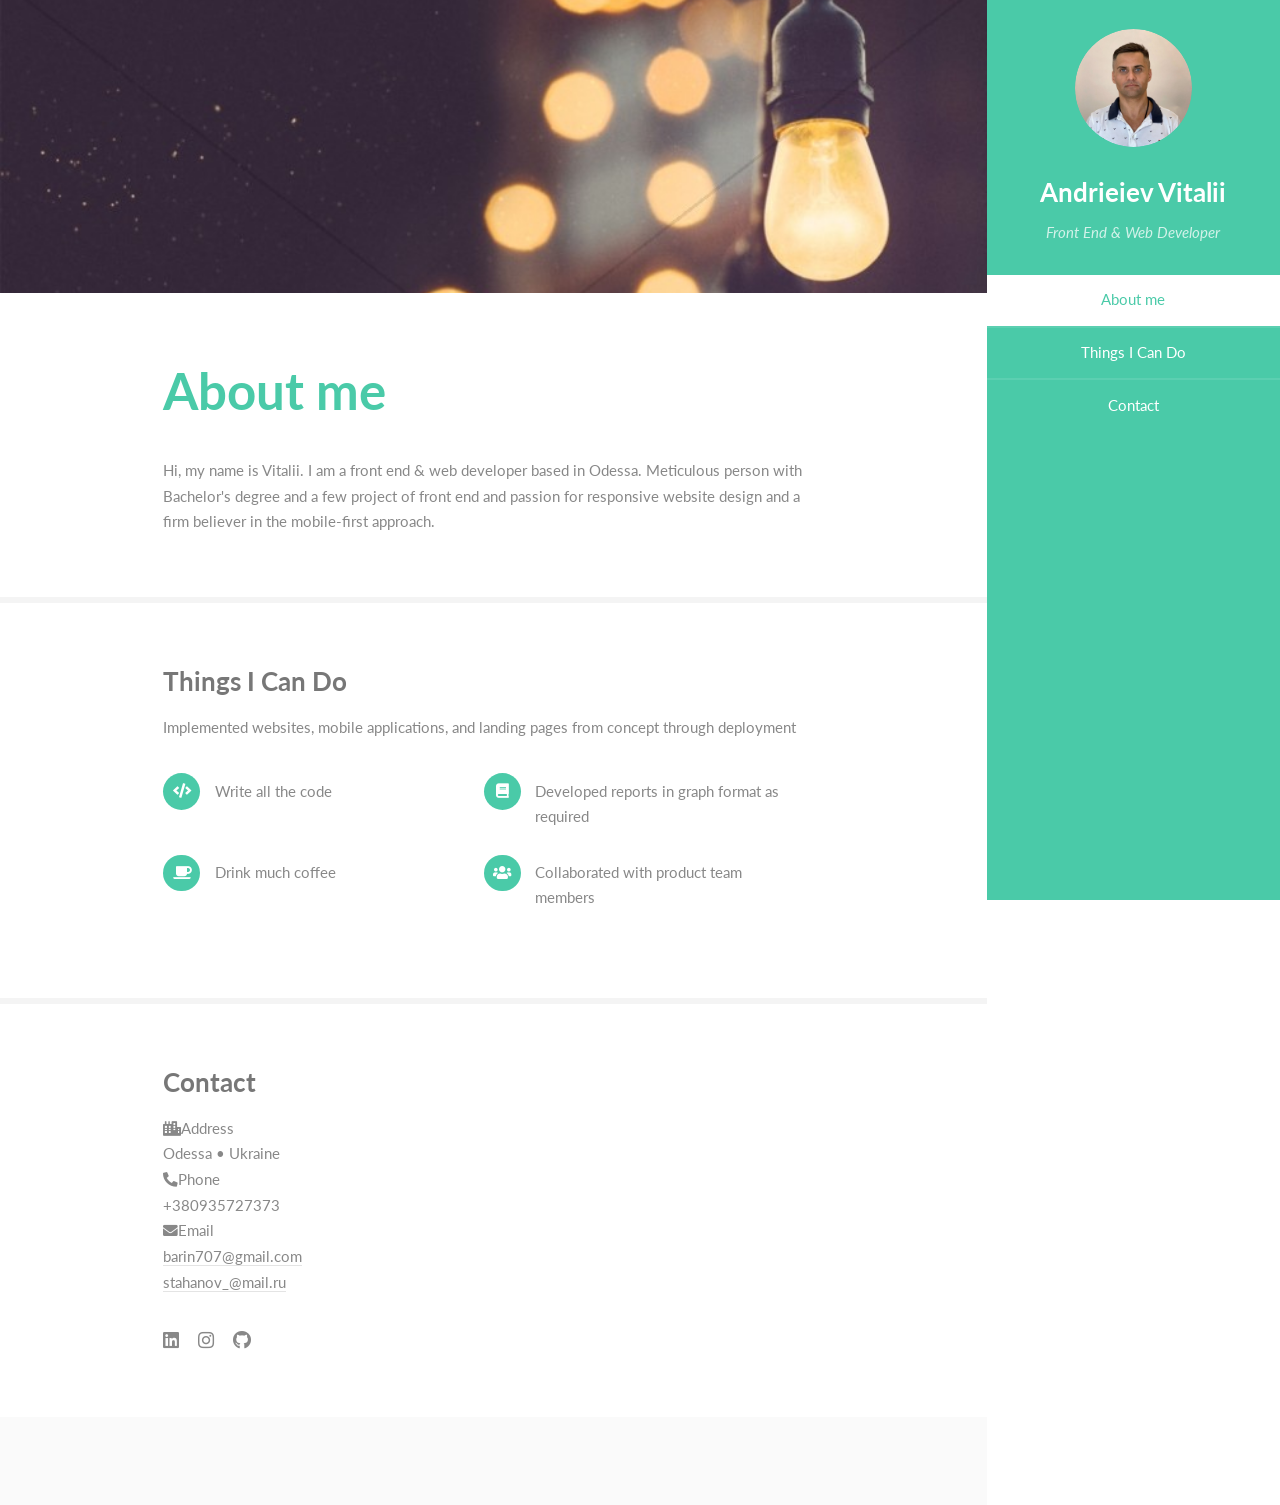
<file: index.html>
<!DOCTYPE HTML>
<!--
	Read Only by HTML5 UP
	html5up.net | @ajlkn
	Free for personal and commercial use under the CCA 3.0 license (html5up.net/license)
-->
<html>
	<head>
		<title>Andrieiev Vitalii</title>
		<meta charset="utf-8" />
		<meta name="viewport" content="width=device-width, initial-scale=1, user-scalable=no" />
		<link rel="stylesheet" href="assets/css/main.css" />
	</head>
	<body class="is-preload">

		<!-- Header -->
			<section id="header">
				<header>
					<span class="image avatar"><img src="images/avatar.jpg" alt="" /></span>
					<h1 id="logo"><a href="#">Andrieiev Vitalii</a></h1>
					<p>Front End & Web Developer</p>
				</header>
				<nav id="nav">
					<ul>
						<li><a href="#one" class="active">About me</a></li>
						<li><a href="#two">Things I Can Do</a></li>
						<li><a href="#three">Contact</a></li>
					</ul>
				</nav>
			</section>

		<!-- Wrapper -->
			<div id="wrapper">

				<!-- Main -->
					<div id="main">

						<!-- One -->
							<section id="one">
								<div class="image main" data-position="center">
									<img src="images/banner.jpg" alt="" />
								</div>
								<div class="container">
									<header class="major">
										<h2>About me</h2>
									</header>
									<p>Hi, my name is Vitalii. I am a front end & web developer based in Odessa. 
									Meticulous person with Bachelor's degree and a few project of front end and passion
									for responsive website design and a firm believer in the mobile-first approach.</p>
								</div>
							</section>

						<!-- Two -->
							<section id="two">
								<div class="container">
									<h3>Things I Can Do</h3>
									<p>Implemented websites, mobile applications, and landing pages from concept through deployment</p>
									<ul class="feature-icons">
										<li class="icon solid fa-code">Write all the code</li>
										<li class="icon solid fa-book">Developed reports in graph format as required</li>
										<li class="icon solid fa-coffee">Drink much coffee</li>
										<li class="icon solid fa-users">Collaborated with product team members</li>
									</ul>
								</div>
							</section>
 
						<!-- Three -->
							<section id="three">
								<div class="container">
									<h3>Contact</h3>
									<div class="features">
										<section>
												<dl class="alt">
													<dt><i class="fas fa-city"></i>Address</dt>
													<dd>Odessa &bull; Ukraine</dd>
													<dt><i class="fas fa-phone-alt"></i>Phone</dt>
													<dd>+380935727373</dd>
													<dt><i class="fas fa-envelope"></i>Email</dt>
													<dd><a href="mailto:barin707@gmail.com">barin707@gmail.com</a></dd>
													<dd><a href="mailto:stahanov_@mail.ru">stahanov_@mail.ru </a></dd>
												</dl>
												<ul class="icons">
													<li><a href="https://www.linkedin.com/in/vitalii-andrieiev-38310a19a/" class="icon brands fa-linkedin alt"><span class="label">LinkedIn</span></a></li>
													<li><a href="https://www.instagram.com/barin07/" class="icon brands fa-instagram alt"><span class="label">Instagram</span></a></li>
													<li><a href="https://github.com/barin707" class="icon brands fa-github alt"><span class="label">GitHub</span></a></li>
												</ul>
											</section>
									</div>
								</div>
							</section>
							
					</div>

				<!-- Footer -->
					<section id="footer">
						<div class="container">
							
						</div>
					</section>

			</div>

		<!-- Scripts -->
			<script src="assets/js/jquery.min.js"></script>
			<script src="assets/js/jquery.scrollex.min.js"></script>
			<script src="assets/js/jquery.scrolly.min.js"></script>
			<script src="assets/js/browser.min.js"></script>
			<script src="assets/js/breakpoints.min.js"></script>
			<script src="assets/js/util.js"></script>
			<script src="assets/js/main.js"></script>

	</body>
</html>
</file>
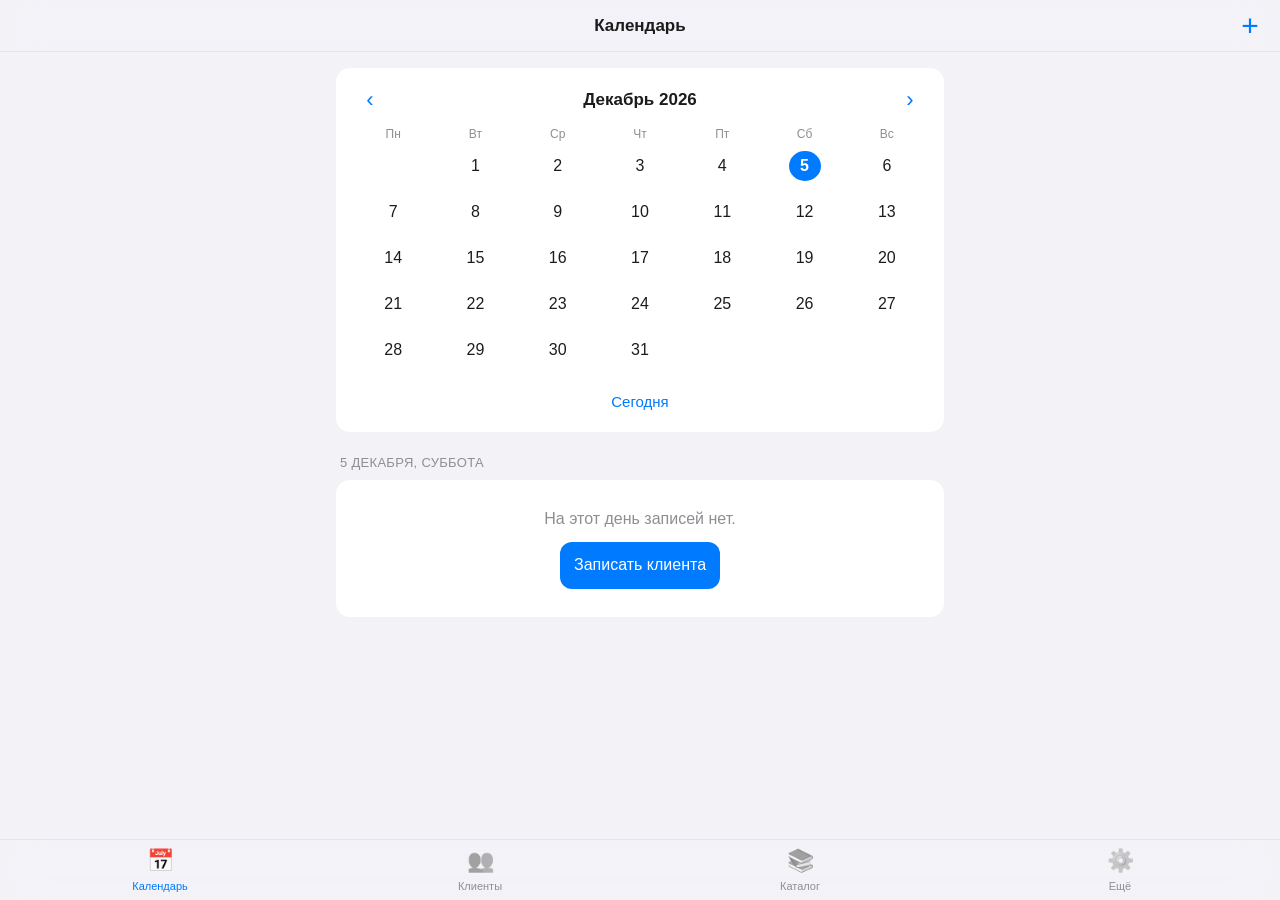
<file: physio/index.html>
<!doctype html>
<html lang="ru">
<head>
  <meta charset="utf-8">
  <meta name="viewport" content="width=device-width, initial-scale=1, viewport-fit=cover">
  <title>Физио Журнал</title>
  <meta name="description" content="Календарь, карты клиентов и каталог упражнений для физиотерапевта">
  <meta name="theme-color" content="#f2f2f7" media="(prefers-color-scheme: light)">
  <meta name="theme-color" content="#000000" media="(prefers-color-scheme: dark)">
  <meta name="apple-mobile-web-app-capable" content="yes">
  <meta name="mobile-web-app-capable" content="yes">
  <meta name="apple-mobile-web-app-status-bar-style" content="default">
  <meta name="apple-mobile-web-app-title" content="Физио">
  <link rel="apple-touch-icon" href="icon-180.png">
  <link rel="icon" href="icon-192.png">
  <link rel="manifest" href="manifest.json">
  <link rel="stylesheet" href="styles.css">
</head>
<body>
  <header class="bar">
    <button id="back" class="link" hidden>‹ Назад</button>
    <h1 id="title">Календарь</h1>
    <button id="action" class="add" hidden></button>
  </header>

  <main id="view"></main>

  <nav class="tabs">
    <button class="tab" data-tab="calendar"><span>📅</span>Календарь</button>
    <button class="tab" data-tab="clients"><span>👥</span>Клиенты</button>
    <button class="tab" data-tab="catalog"><span>📚</span>Каталог</button>
    <button class="tab" data-tab="more"><span>⚙️</span>Ещё</button>
  </nav>

  <div id="sheet" class="sheet" hidden><div id="sheetBody" class="sheet-body"></div></div>
  <div id="toast" class="toast" role="status"></div>

  <script src="catalog.js"></script>
  <script src="devices.js"></script>
  <script src="gcal.js"></script>
  <script src="app.js"></script>
</body>
</html>
</file>
<file: physio/styles.css>
:root {
  --bg: #f2f2f7; --card: #ffffff; --text: #1c1c1e; --muted: #8e8e93; --line: #e5e5ea;
  --accent: #007aff; --accent-soft: #e5f0ff; --danger: #ff3b30; --ok: #34c759; --warn: #ff9500;
  --warn-bg: #fff6e5; --bar: rgba(242,242,247,.85); --radius: 14px;
  --safe-b: env(safe-area-inset-bottom, 0px); --safe-t: env(safe-area-inset-top, 0px);
}
@media (prefers-color-scheme: dark) {
  :root {
    --bg: #000; --card: #1c1c1e; --text: #f2f2f7; --muted: #8e8e93; --line: #2c2c2e;
    --accent: #0a84ff; --accent-soft: #0a2a4d; --danger: #ff453a; --ok: #30d158; --warn: #ff9f0a;
    --warn-bg: #2e2210; --bar: rgba(18,18,20,.85);
  }
}
* { box-sizing: border-box; -webkit-tap-highlight-color: transparent; }
html, body { margin: 0; background: var(--bg); color: var(--text); }
body {
  font: 16px/1.4 -apple-system, BlinkMacSystemFont, "SF Pro Text", "Segoe UI", Roboto, sans-serif;
  padding: calc(56px + var(--safe-t)) 0 calc(72px + var(--safe-b));
  -webkit-text-size-adjust: 100%;
}
body.locked { overflow: hidden; }
[hidden] { display: none !important; }
button { font: inherit; color: inherit; background: none; border: 0; padding: 0; cursor: pointer; text-align: left; }
a { color: var(--accent); text-decoration: none; }
h2 { margin: 0 0 4px; font-size: 22px; }
p { margin: 0 0 8px; } p:last-child { margin: 0; }

/* Верхняя панель */
.bar {
  position: fixed; inset: 0 0 auto; z-index: 10; height: calc(52px + var(--safe-t)); padding: var(--safe-t) 12px 0;
  display: grid; grid-template-columns: 1fr auto 1fr; align-items: center;
  background: var(--bar); backdrop-filter: saturate(180%) blur(20px); -webkit-backdrop-filter: saturate(180%) blur(20px);
  border-bottom: .5px solid var(--line);
}
.bar h1 { grid-column: 2; margin: 0; font-size: 17px; font-weight: 600; max-width: 55vw; overflow: hidden; text-overflow: ellipsis; white-space: nowrap; }
#back { grid-column: 1; justify-self: start; }
.add { grid-column: 3; justify-self: end; color: var(--accent); font-size: 17px; min-width: 36px; height: 36px; text-align: center; }
#action.plus { font-size: 30px; line-height: 1; font-weight: 300; }
.link { color: var(--accent); font-size: 17px; padding: 6px 0; }
.link.strong { font-weight: 600; }
.link.small { font-size: 15px; display: block; margin: 8px auto 0; text-align: center; }

/* Нижние вкладки */
.tabs {
  position: fixed; inset: auto 0 0; z-index: 10; display: grid; grid-template-columns: repeat(4, 1fr);
  padding: 6px 0 calc(6px + var(--safe-b)); background: var(--bar);
  backdrop-filter: saturate(180%) blur(20px); -webkit-backdrop-filter: saturate(180%) blur(20px); border-top: .5px solid var(--line);
}
.tab { display: flex; flex-direction: column; align-items: center; gap: 2px; font-size: 11px; color: var(--muted); }
.tab span { font-size: 22px; filter: grayscale(1); opacity: .6; }
.tab.on { color: var(--accent); }
.tab.on span { filter: none; opacity: 1; }

main { max-width: 640px; margin: 0 auto; padding: 12px 16px; }
.sec { margin: 22px 4px 8px; font-size: 13px; font-weight: 500; text-transform: uppercase; letter-spacing: .3px; color: var(--muted); }
.lead { color: var(--muted); margin: 4px 4px 14px; }
.muted { color: var(--muted); }
.foot { color: var(--muted); font-size: 13px; text-align: center; margin: 24px 8px; }

.card { background: var(--card); border-radius: var(--radius); padding: 14px 16px; margin-bottom: 10px; }
.card.warn { background: var(--warn-bg); }
.card.warn b { color: var(--warn); display: block; margin-bottom: 4px; }

/* Списки */
.list { background: var(--card); border-radius: var(--radius); overflow: hidden; margin-bottom: 10px; }
.row { display: flex; align-items: center; gap: 12px; width: 100%; padding: 12px 16px; min-height: 52px; position: relative; }
.row + .row::before { content: ""; position: absolute; top: 0; left: 16px; right: 0; border-top: .5px solid var(--line); }
.row:active, .zone:active, .btn:active { opacity: .6; }
.row small, .zone small { color: var(--muted); font-size: 13px; display: block; }
.grow { flex: 1; min-width: 0; }
.plain { text-align: left; }
.name { font-weight: 500; }
.chev { color: var(--muted); font-size: 20px; }
.txt { font-size: 15px; color: var(--text); opacity: .85; margin-top: 2px; display: -webkit-box; -webkit-line-clamp: 4; -webkit-box-orient: vertical; overflow: hidden; }
.visit { align-items: flex-start; }

.time { width: 52px; text-align: center; border-right: 3px solid var(--accent); padding-right: 10px; }
.time b { display: block; } .time small { font-size: 12px; }
.st-done .time { border-color: var(--ok); }
.st-cancelled .time, .st-noshow .time { border-color: var(--muted); }
.st-cancelled .name { text-decoration: line-through; color: var(--muted); }

.avatar { width: 40px; height: 40px; border-radius: 50%; background: var(--accent-soft); color: var(--accent); display: grid; place-items: center; font-weight: 600; flex: none; }
.avatar.big { width: 64px; height: 64px; font-size: 24px; }
.hero { display: flex; gap: 14px; align-items: center; }
.hero small { color: var(--muted); }

.chips { display: flex; flex-wrap: wrap; gap: 6px; margin-top: 8px; }
.chip { background: var(--accent-soft); color: var(--accent); border-radius: 20px; padding: 4px 10px; font-size: 13px; }
.chip:empty { display: none; }
.chips.pick .chip { padding: 0; background: none; }
.chips.pick input { display: none; }
.chips.pick span { display: block; padding: 7px 12px; border-radius: 20px; background: var(--bg); color: var(--text); border: 1px solid var(--line); }
.chips.pick input:checked + span { background: var(--accent); color: #fff; border-color: var(--accent); }
.tag { font-size: 11px; background: var(--ok); color: #fff; border-radius: 6px; padding: 1px 6px; vertical-align: middle; }

.pain { font-size: 12px; border-radius: 6px; padding: 1px 6px; color: #fff; font-weight: 500; }
.pain.p1 { background: var(--ok); } .pain.p2 { background: var(--warn); } .pain.p3 { background: var(--danger); }

.field + .field { margin-top: 12px; }
.field span { font-size: 13px; color: var(--muted); display: block; }

/* Кнопки */
.btn { display: block; background: var(--card); color: var(--accent); border-radius: 12px; padding: 12px 14px; font-weight: 500; text-align: center; }
.btn.wide { width: 100%; margin-top: 10px; }
.card .btn { background: var(--bg); }
.btn.primary { background: var(--accent); color: #fff; }
.danger-btn { color: var(--danger) !important; margin-top: 24px !important; }
.icon-btn { width: 36px; height: 36px; border-radius: 50%; display: grid; place-items: center; font-size: 22px; color: var(--accent); flex: none; }
.icon-btn.danger { color: var(--danger); font-size: 15px; }
.quick { display: grid; grid-template-columns: repeat(3, 1fr); gap: 8px; }
.quick .btn { font-size: 14px; padding: 10px 4px; }
.file { cursor: pointer; }

.empty { text-align: center; color: var(--muted); padding: 28px 16px; background: var(--card); border-radius: var(--radius); }
.empty .btn { display: inline-block; margin-top: 12px; background: var(--accent); color: #fff; }
.empty.small { padding: 16px; font-size: 15px; }

.search { width: 100%; border: 0; border-radius: 10px; padding: 10px 14px; background: var(--line); color: var(--text); font-size: 16px; margin-bottom: 12px; -webkit-appearance: none; }

/* Календарь */
.cal-head { display: flex; justify-content: space-between; align-items: center; margin-bottom: 8px; }
.cal-head b { font-size: 17px; }
.wd, .grid { display: grid; grid-template-columns: repeat(7, 1fr); text-align: center; }
.wd span { font-size: 12px; color: var(--muted); padding-bottom: 4px; }
.day { display: flex; flex-direction: column; align-items: center; padding: 4px 0; height: 46px; }
.day span { width: 32px; height: 32px; border-radius: 50%; display: grid; place-items: center; font-size: 16px; }
.day i { font-style: normal; color: var(--accent); font-size: 10px; line-height: 8px; letter-spacing: 1px; height: 8px; }
.day.today span { color: var(--accent); font-weight: 600; }
.day.sel span { background: var(--accent); color: #fff; font-weight: 600; }

/* Каталог */
.zones { display: grid; grid-template-columns: repeat(2, 1fr); gap: 10px; }
.zone { background: var(--card); border-radius: var(--radius); padding: 16px; display: flex; flex-direction: column; gap: 2px; }
.zi { font-size: 32px; margin-bottom: 6px; }
.zone b { font-size: 17px; }
.tips { margin: 0; padding-left: 20px; }
.tips li + li { margin-top: 6px; }

.stats { display: grid; grid-template-columns: repeat(3, 1fr); gap: 8px; }
.stats .card { text-align: center; padding: 12px 6px; margin: 0; }
.stats b { font-size: 26px; display: block; color: var(--accent); }
.stats small { color: var(--muted); font-size: 12px; }

.chart { width: 100%; height: auto; }
.chart .gl { stroke: var(--line); }
.chart .tl { fill: var(--muted); font-size: 10px; }
.chart .pl { fill: none; stroke: var(--accent); stroke-width: 2.5; stroke-linejoin: round; }
.chart .pt { fill: var(--card); stroke: var(--accent); stroke-width: 2; }

/* Шторка */
.sheet[hidden] { display: none; }
.sheet { position: fixed; inset: 0; z-index: 20; background: rgba(0,0,0,0); transition: background .25s; display: flex; align-items: flex-end; }
.sheet.open { background: rgba(0,0,0,.4); }
.sheet-body {
  width: 100%; max-width: 640px; margin: 0 auto; max-height: calc(100% - 40px - var(--safe-t)); overflow-y: auto; -webkit-overflow-scrolling: touch;
  background: var(--bg); border-radius: 14px 14px 0 0; padding-bottom: calc(24px + var(--safe-b));
  transform: translateY(100%); transition: transform .25s ease-out;
}
.sheet.open .sheet-body { transform: none; }
.sheet-head {
  position: sticky; top: 0; z-index: 1; display: grid; grid-template-columns: 1fr auto 1fr; align-items: center;
  padding: 10px 16px; background: var(--bg); border-bottom: .5px solid var(--line);
}
.sheet-head > :last-child { justify-self: end; }
.sheet-head b { font-size: 17px; }
.form { padding: 16px; }
.form h2 { margin-bottom: 8px; }
.form label, .lbl { display: block; font-size: 13px; color: var(--muted); margin: 0 0 12px; }
.lbl { margin-top: 14px; margin-bottom: 8px; }
.lbl b { color: var(--text); }
.form input:not([type=checkbox]):not([type=range]), .form select, .form textarea {
  display: block; width: 100%; margin-top: 4px; font: inherit; font-size: 16px; color: var(--text);
  background: var(--card); border: 0; border-radius: 10px; padding: 11px 12px; -webkit-appearance: none; appearance: none; min-height: 44px;
}
.form textarea { resize: vertical; }
.form .two { display: grid; grid-template-columns: 1fr 1fr; gap: 10px; }
.form input[type=range] { width: 100%; margin: 0 0 16px; accent-color: var(--accent); }
.form input[type=range].unset { opacity: .4; }
.form .list { margin-bottom: 4px; }
.form .card { margin-top: 12px; }

.toast {
  position: fixed; left: 50%; bottom: calc(86px + var(--safe-b)); transform: translate(-50%, 20px); opacity: 0; pointer-events: none;
  background: rgba(40,40,42,.92); color: #fff; padding: 10px 16px; border-radius: 20px; font-size: 15px; transition: .25s; z-index: 30; max-width: 90vw; text-align: center;
}
.toast.show { opacity: 1; transform: translate(-50%, 0); }

/* Google Календарь */
.gsync { display: flex; align-items: center; gap: 8px; width: 100%; font-size: 13px; color: var(--muted); padding: 2px 6px 0; }
.gsync span { font-size: 16px; color: var(--accent); display: inline-block; }
.gsync.dirty { color: var(--warn); }
.spin { animation: spin 1s linear infinite; }
@keyframes spin { to { transform: rotate(360deg); } }
.day i em { font-style: normal; color: var(--muted); }
.row.google { opacity: .85; }
.row.google .time { border-color: var(--muted); }
.guide { margin-top: 12px; }
.guide summary { color: var(--accent); cursor: pointer; padding: 6px 0; }
.guide ol { margin-top: 8px; font-size: 15px; }
code { font: 13px ui-monospace, Menlo, monospace; background: var(--bg); padding: 2px 5px; border-radius: 5px; word-break: break-all; }
.err { color: var(--danger); }
.muted.small, .lead.small { font-size: 13px; margin-top: 8px; }
.lbl-in { display: block; font-size: 13px; color: var(--muted); margin: 12px 0 0; }
.lbl-in input, .lbl-in select { display: block; width: 100%; margin-top: 4px; font: inherit; font-size: 16px; color: var(--text); background: var(--bg); border: 0; border-radius: 10px; padding: 11px 12px; -webkit-appearance: none; appearance: none; }
a.btn { text-decoration: none; }

/* Аппараты */
.dev-ic { width: 32px; height: 32px; border-radius: 8px; background: var(--accent-soft); display: grid; place-items: center; font-size: 17px; flex: none; }
.row.hw { align-items: flex-start; }
.rec-head { display: flex; align-items: center; gap: 10px; margin-bottom: 6px; }
.rec-head b { flex: 1; }
.rec-item { font-size: 15px; margin-top: 8px; }
.rec-item .muted { font-size: 14px; }
.rec-warn { margin-top: 10px; padding: 8px 10px; border-radius: 10px; background: var(--warn-bg); color: var(--warn); font-size: 14px; }
.rec.has-warn { opacity: .92; }
.bar-p { height: 5px; background: var(--line); border-radius: 3px; margin: 6px 0 2px; overflow: hidden; }
.bar-p i { display: block; height: 100%; background: var(--ok); }
.chips.mini { margin: 4px 0 2px; }
.chips.mini .chip { font-size: 12px; padding: 2px 8px; }
.hint { font-size: 13px; color: var(--muted); margin: -4px 0 12px; }
.small-inline { font-size: 13px; padding: 0 0 0 4px; }

.switch { display: flex; align-items: center; justify-content: space-between; gap: 12px; padding: 10px 0; border-top: .5px solid var(--line); cursor: pointer; }
.switch input { display: none; }
.switch i { width: 51px; height: 31px; border-radius: 16px; background: var(--line); position: relative; flex: none; transition: .2s; }
.switch i::after { content: ""; position: absolute; top: 2px; left: 2px; width: 27px; height: 27px; border-radius: 50%; background: #fff; box-shadow: 0 2px 4px rgba(0,0,0,.2); transition: .2s; }
.switch input:checked + i { background: var(--ok); }
.switch input:checked + i::after { transform: translateX(20px); }
</file>
<file: assets/css/main.css>
@import url("fontawesome-all.min.css");
@import url("https://fonts.googleapis.com/css?family=Lato:400,400italic,700,700italic|Source+Code+Pro:400");

/*
	Read Only by HTML5 UP
	html5up.net | @ajlkn
	Free for personal and commercial use under the CCA 3.0 license (html5up.net/license)
*/

html, body, div, span, applet, object,
iframe, h1, h2, h3, h4, h5, h6, p, blockquote,
pre, a, abbr, acronym, address, big, cite,
code, del, dfn, em, img, ins, kbd, q, s, samp,
small, strike, strong, sub, sup, tt, var, b,
u, i, center, dl, dt, dd, ol, ul, li, fieldset,
form, label, legend, table, caption, tbody,
tfoot, thead, tr, th, td, article, aside,
canvas, details, embed, figure, figcaption,
footer, header, hgroup, menu, nav, output, ruby,
section, summary, time, mark, audio, video {
	margin: 0;
	padding: 0;
	border: 0;
	font-size: 100%;
	font: inherit;
	vertical-align: baseline;}

article, aside, details, figcaption, figure,
footer, header, hgroup, menu, nav, section {
	display: block;}

body {
	line-height: 1;
}

ol, ul {
	list-style: none;
}

blockquote, q {
	quotes: none;
}

	blockquote:before, blockquote:after, q:before, q:after {
		content: '';
		content: none;
	}

table {
	border-collapse: collapse;
	border-spacing: 0;
}

body {
	-webkit-text-size-adjust: none;
}

mark {
	background-color: transparent;
	color: inherit;
}

input::-moz-focus-inner {
	border: 0;
	padding: 0;
}

input, select, textarea {
	-moz-appearance: none;
	-webkit-appearance: none;
	-ms-appearance: none;
	appearance: none;
}

/* Basic */

	html {
		box-sizing: border-box;
	}

	*, *:before, *:after {
		box-sizing: inherit;
	}

	body {
		background: #fff;
	}

		body.is-preload *, body.is-preload *:before, body.is-preload *:after {
			-moz-animation: none !important;
			-webkit-animation: none !important;
			-ms-animation: none !important;
			animation: none !important;
			-moz-transition: none !important;
			-webkit-transition: none !important;
			-ms-transition: none !important;
			transition: none !important;
		}

	body, input, select, textarea {
		color: #888;
		font-family: "Lato", sans-serif;
		font-size: 16pt;
		font-weight: 400;
		line-height: 1.75em;
	}

	a {
		-moz-transition: color 0.2s ease-in-out, border-color 0.2s ease-in-out;
		-webkit-transition: color 0.2s ease-in-out, border-color 0.2s ease-in-out;
		-ms-transition: color 0.2s ease-in-out, border-color 0.2s ease-in-out;
		transition: color 0.2s ease-in-out, border-color 0.2s ease-in-out;
		border-bottom: solid 1px #e4e4e4;
		color: inherit;
		text-decoration: none;
	}

		a:hover {
			border-bottom-color: transparent;
			color: #4acaa8 !important;
		}

	strong, b {
		color: #777;
		font-weight: 700;
	}

	em, i {
		font-style: italic;
	}

	p {
		margin: 0 0 2.25em 0;
	}

	h1, h2, h3, h4, h5, h6 {
		color: #777;
		font-weight: 700;
		line-height: 1em;
		margin: 0 0 0.5625em 0;
	}

		h1 a, h2 a, h3 a, h4 a, h5 a, h6 a {
			border: 0;
			color: inherit;
			text-decoration: none;
		}

	h2 {
		font-size: 2em;
		line-height: 1.5em;
	}

	h3 {
		font-size: 1.75em;
		line-height: 1.5em;
	}

	h4 {
		font-size: 1.25em;
		line-height: 1.5em;
	}

	h5 {
		font-size: 0.9em;
		line-height: 1.5em;
	}

	h6 {
		font-size: 0.7em;
		line-height: 1.5em;
	}

	sub {
		font-size: 0.8em;
		position: relative;
		top: 0.5em;
	}

	sup {
		font-size: 0.8em;
		position: relative;
		top: -0.5em;
	}

	hr {
		border: 0;
		border-bottom: solid 2px #f4f4f4;
		margin: 2.25em 0;
	}

		hr.major {
			margin: 3.375em 0;
		}

	blockquote {
		border-left: solid 8px #e4e4e4;
		font-style: italic;
		margin: 0 0 2.25em 0;
		padding: 0.5em 0 0.5em 2em;
	}

	code {
		background: #555;
		border-radius: 5px;
		color: #fff;
		font-family: "Source Code Pro", monospace;
		font-size: 0.9em;
		margin: 0 0.25em;
		padding: 0.25em 0.65em;
	}

	pre {
		font-family: "Source Code Pro", monospace;
		font-size: 0.9em;
		margin: 0 0 2.25em 0;
	}

		pre code {
			-webkit-overflow-scrolling: touch;
			display: block;
			line-height: 1.5em;
			overflow-x: auto;
			padding: 1em 1.5em;
		}

	.align-left {
		text-align: left;
	}

	.align-center {
		text-align: center;
	}

	.align-right {
		text-align: right;
	}

/* Row */

	.row {
		display: flex;
		flex-wrap: wrap;
		box-sizing: border-box;
		align-items: stretch;
	}

		.row > * {
			box-sizing: border-box;
		}

		.row.gtr-uniform > * > :last-child {
			margin-bottom: 0;
		}

		.row.aln-left {
			justify-content: flex-start;
		}

		.row.aln-center {
			justify-content: center;
		}

		.row.aln-right {
			justify-content: flex-end;
		}

		.row.aln-top {
			align-items: flex-start;
		}

		.row.aln-middle {
			align-items: center;
		}

		.row.aln-bottom {
			align-items: flex-end;
		}

		.row > .imp {
			order: -1;
		}

		.row > .col-1 {
			width: 8.33333%;
		}

		.row > .off-1 {
			margin-left: 8.33333%;
		}

		.row > .col-2 {
			width: 16.66667%;
		}

		.row > .off-2 {
			margin-left: 16.66667%;
		}

		.row > .col-3 {
			width: 25%;
		}

		.row > .off-3 {
			margin-left: 25%;
		}

		.row > .col-4 {
			width: 33.33333%;
		}

		.row > .off-4 {
			margin-left: 33.33333%;
		}

		.row > .col-5 {
			width: 41.66667%;
		}

		.row > .off-5 {
			margin-left: 41.66667%;
		}

		.row > .col-6 {
			width: 50%;
		}

		.row > .off-6 {
			margin-left: 50%;
		}

		.row > .col-7 {
			width: 58.33333%;
		}

		.row > .off-7 {
			margin-left: 58.33333%;
		}

		.row > .col-8 {
			width: 66.66667%;
		}

		.row > .off-8 {
			margin-left: 66.66667%;
		}

		.row > .col-9 {
			width: 75%;
		}

		.row > .off-9 {
			margin-left: 75%;
		}

		.row > .col-10 {
			width: 83.33333%;
		}

		.row > .off-10 {
			margin-left: 83.33333%;
		}

		.row > .col-11 {
			width: 91.66667%;
		}

		.row > .off-11 {
			margin-left: 91.66667%;
		}

		.row > .col-12 {
			width: 100%;
		}

		.row > .off-12 {
			margin-left: 100%;
		}

		.row.gtr-0 {
			margin-top: 0;
			margin-left: 0em;
		}

			.row.gtr-0 > * {
				padding: 0 0 0 0em;
			}

			.row.gtr-0.gtr-uniform {
				margin-top: 0em;
			}

				.row.gtr-0.gtr-uniform > * {
					padding-top: 0em;
				}

		.row.gtr-25 {
			margin-top: 0;
			margin-left: -0.5em;
		}

			.row.gtr-25 > * {
				padding: 0 0 0 0.5em;
			}

			.row.gtr-25.gtr-uniform {
				margin-top: -0.5em;
			}

				.row.gtr-25.gtr-uniform > * {
					padding-top: 0.5em;
				}

		.row.gtr-50 {
			margin-top: 0;
			margin-left: -1em;
		}

			.row.gtr-50 > * {
				padding: 0 0 0 1em;
			}

			.row.gtr-50.gtr-uniform {
				margin-top: -1em;
			}

				.row.gtr-50.gtr-uniform > * {
					padding-top: 1em;
				}

		.row {
			margin-top: 0;
			margin-left: -2em;
		}

			.row > * {
				padding: 0 0 0 2em;
			}

			.row.gtr-uniform {
				margin-top: -2em;
			}

				.row.gtr-uniform > * {
					padding-top: 2em;
				}

		.row.gtr-150 {
			margin-top: 0;
			margin-left: -3em;
		}

			.row.gtr-150 > * {
				padding: 0 0 0 3em;
			}

			.row.gtr-150.gtr-uniform {
				margin-top: -3em;
			}

				.row.gtr-150.gtr-uniform > * {
					padding-top: 3em;
				}

		.row.gtr-200 {
			margin-top: 0;
			margin-left: -4em;
		}

			.row.gtr-200 > * {
				padding: 0 0 0 4em;
			}

			.row.gtr-200.gtr-uniform {
				margin-top: -4em;
			}

				.row.gtr-200.gtr-uniform > * {
					padding-top: 4em;
				}

		@media screen and (max-width: 1680px) {

			.row {
				display: flex;
				flex-wrap: wrap;
				box-sizing: border-box;
				align-items: stretch;
			}

				.row > * {
					box-sizing: border-box;
				}

				.row.gtr-uniform > * > :last-child {
					margin-bottom: 0;
				}

				.row.aln-left {
					justify-content: flex-start;
				}

				.row.aln-center {
					justify-content: center;
				}

				.row.aln-right {
					justify-content: flex-end;
				}

				.row.aln-top {
					align-items: flex-start;
				}

				.row.aln-middle {
					align-items: center;
				}

				.row.aln-bottom {
					align-items: flex-end;
				}

				.row > .imp-xlarge {
					order: -1;
				}

				.row > .col-1-xlarge {
					width: 8.33333%;
				}

				.row > .off-1-xlarge {
					margin-left: 8.33333%;
				}

				.row > .col-2-xlarge {
					width: 16.66667%;
				}

				.row > .off-2-xlarge {
					margin-left: 16.66667%;
				}

				.row > .col-3-xlarge {
					width: 25%;
				}

				.row > .off-3-xlarge {
					margin-left: 25%;
				}

				.row > .col-4-xlarge {
					width: 33.33333%;
				}

				.row > .off-4-xlarge {
					margin-left: 33.33333%;
				}

				.row > .col-5-xlarge {
					width: 41.66667%;
				}

				.row > .off-5-xlarge {
					margin-left: 41.66667%;
				}

				.row > .col-6-xlarge {
					width: 50%;
				}

				.row > .off-6-xlarge {
					margin-left: 50%;
				}

				.row > .col-7-xlarge {
					width: 58.33333%;
				}

				.row > .off-7-xlarge {
					margin-left: 58.33333%;
				}

				.row > .col-8-xlarge {
					width: 66.66667%;
				}

				.row > .off-8-xlarge {
					margin-left: 66.66667%;
				}

				.row > .col-9-xlarge {
					width: 75%;
				}

				.row > .off-9-xlarge {
					margin-left: 75%;
				}

				.row > .col-10-xlarge {
					width: 83.33333%;
				}

				.row > .off-10-xlarge {
					margin-left: 83.33333%;
				}

				.row > .col-11-xlarge {
					width: 91.66667%;
				}

				.row > .off-11-xlarge {
					margin-left: 91.66667%;
				}

				.row > .col-12-xlarge {
					width: 100%;
				}

				.row > .off-12-xlarge {
					margin-left: 100%;
				}

				.row.gtr-0 {
					margin-top: 0;
					margin-left: 0em;
				}

					.row.gtr-0 > * {
						padding: 0 0 0 0em;
					}

					.row.gtr-0.gtr-uniform {
						margin-top: 0em;
					}

						.row.gtr-0.gtr-uniform > * {
							padding-top: 0em;
						}

				.row.gtr-25 {
					margin-top: 0;
					margin-left: -0.5em;
				}

					.row.gtr-25 > * {
						padding: 0 0 0 0.5em;
					}

					.row.gtr-25.gtr-uniform {
						margin-top: -0.5em;
					}

						.row.gtr-25.gtr-uniform > * {
							padding-top: 0.5em;
						}

				.row.gtr-50 {
					margin-top: 0;
					margin-left: -1em;
				}

					.row.gtr-50 > * {
						padding: 0 0 0 1em;
					}

					.row.gtr-50.gtr-uniform {
						margin-top: -1em;
					}

						.row.gtr-50.gtr-uniform > * {
							padding-top: 1em;
						}

				.row {
					margin-top: 0;
					margin-left: -2em;
				}

					.row > * {
						padding: 0 0 0 2em;
					}

					.row.gtr-uniform {
						margin-top: -2em;
					}

						.row.gtr-uniform > * {
							padding-top: 2em;
						}

				.row.gtr-150 {
					margin-top: 0;
					margin-left: -3em;
				}

					.row.gtr-150 > * {
						padding: 0 0 0 3em;
					}

					.row.gtr-150.gtr-uniform {
						margin-top: -3em;
					}

						.row.gtr-150.gtr-uniform > * {
							padding-top: 3em;
						}

				.row.gtr-200 {
					margin-top: 0;
					margin-left: -4em;
				}

					.row.gtr-200 > * {
						padding: 0 0 0 4em;
					}

					.row.gtr-200.gtr-uniform {
						margin-top: -4em;
					}

						.row.gtr-200.gtr-uniform > * {
							padding-top: 4em;
						}

		}

		@media screen and (max-width: 1280px) {

			.row {
				display: flex;
				flex-wrap: wrap;
				box-sizing: border-box;
				align-items: stretch;
			}

				.row > * {
					box-sizing: border-box;
				}

				.row.gtr-uniform > * > :last-child {
					margin-bottom: 0;
				}

				.row.aln-left {
					justify-content: flex-start;
				}

				.row.aln-center {
					justify-content: center;
				}

				.row.aln-right {
					justify-content: flex-end;
				}

				.row.aln-top {
					align-items: flex-start;
				}

				.row.aln-middle {
					align-items: center;
				}

				.row.aln-bottom {
					align-items: flex-end;
				}

				.row > .imp-large {
					order: -1;
				}

				.row > .col-1-large {
					width: 8.33333%;
				}

				.row > .off-1-large {
					margin-left: 8.33333%;
				}

				.row > .col-2-large {
					width: 16.66667%;
				}

				.row > .off-2-large {
					margin-left: 16.66667%;
				}

				.row > .col-3-large {
					width: 25%;
				}

				.row > .off-3-large {
					margin-left: 25%;
				}

				.row > .col-4-large {
					width: 33.33333%;
				}

				.row > .off-4-large {
					margin-left: 33.33333%;
				}

				.row > .col-5-large {
					width: 41.66667%;
				}

				.row > .off-5-large {
					margin-left: 41.66667%;
				}

				.row > .col-6-large {
					width: 50%;
				}

				.row > .off-6-large {
					margin-left: 50%;
				}

				.row > .col-7-large {
					width: 58.33333%;
				}

				.row > .off-7-large {
					margin-left: 58.33333%;
				}

				.row > .col-8-large {
					width: 66.66667%;
				}

				.row > .off-8-large {
					margin-left: 66.66667%;
				}

				.row > .col-9-large {
					width: 75%;
				}

				.row > .off-9-large {
					margin-left: 75%;
				}

				.row > .col-10-large {
					width: 83.33333%;
				}

				.row > .off-10-large {
					margin-left: 83.33333%;
				}

				.row > .col-11-large {
					width: 91.66667%;
				}

				.row > .off-11-large {
					margin-left: 91.66667%;
				}

				.row > .col-12-large {
					width: 100%;
				}

				.row > .off-12-large {
					margin-left: 100%;
				}

				.row.gtr-0 {
					margin-top: 0;
					margin-left: 0em;
				}

					.row.gtr-0 > * {
						padding: 0 0 0 0em;
					}

					.row.gtr-0.gtr-uniform {
						margin-top: 0em;
					}

						.row.gtr-0.gtr-uniform > * {
							padding-top: 0em;
						}

				.row.gtr-25 {
					margin-top: 0;
					margin-left: -0.375em;
				}

					.row.gtr-25 > * {
						padding: 0 0 0 0.375em;
					}

					.row.gtr-25.gtr-uniform {
						margin-top: -0.375em;
					}

						.row.gtr-25.gtr-uniform > * {
							padding-top: 0.375em;
						}

				.row.gtr-50 {
					margin-top: 0;
					margin-left: -0.75em;
				}

					.row.gtr-50 > * {
						padding: 0 0 0 0.75em;
					}

					.row.gtr-50.gtr-uniform {
						margin-top: -0.75em;
					}

						.row.gtr-50.gtr-uniform > * {
							padding-top: 0.75em;
						}

				.row {
					margin-top: 0;
					margin-left: -1.5em;
				}

					.row > * {
						padding: 0 0 0 1.5em;
					}

					.row.gtr-uniform {
						margin-top: -1.5em;
					}

						.row.gtr-uniform > * {
							padding-top: 1.5em;
						}

				.row.gtr-150 {
					margin-top: 0;
					margin-left: -2.25em;
				}

					.row.gtr-150 > * {
						padding: 0 0 0 2.25em;
					}

					.row.gtr-150.gtr-uniform {
						margin-top: -2.25em;
					}

						.row.gtr-150.gtr-uniform > * {
							padding-top: 2.25em;
						}

				.row.gtr-200 {
					margin-top: 0;
					margin-left: -3em;
				}

					.row.gtr-200 > * {
						padding: 0 0 0 3em;
					}

					.row.gtr-200.gtr-uniform {
						margin-top: -3em;
					}

						.row.gtr-200.gtr-uniform > * {
							padding-top: 3em;
						}

		}

		@media screen and (max-width: 1024px) {

			.row {
				display: flex;
				flex-wrap: wrap;
				box-sizing: border-box;
				align-items: stretch;
			}

				.row > * {
					box-sizing: border-box;
				}

				.row.gtr-uniform > * > :last-child {
					margin-bottom: 0;
				}

				.row.aln-left {
					justify-content: flex-start;
				}

				.row.aln-center {
					justify-content: center;
				}

				.row.aln-right {
					justify-content: flex-end;
				}

				.row.aln-top {
					align-items: flex-start;
				}

				.row.aln-middle {
					align-items: center;
				}

				.row.aln-bottom {
					align-items: flex-end;
				}

				.row > .imp-medium {
					order: -1;
				}

				.row > .col-1-medium {
					width: 8.33333%;
				}

				.row > .off-1-medium {
					margin-left: 8.33333%;
				}

				.row > .col-2-medium {
					width: 16.66667%;
				}

				.row > .off-2-medium {
					margin-left: 16.66667%;
				}

				.row > .col-3-medium {
					width: 25%;
				}

				.row > .off-3-medium {
					margin-left: 25%;
				}

				.row > .col-4-medium {
					width: 33.33333%;
				}

				.row > .off-4-medium {
					margin-left: 33.33333%;
				}

				.row > .col-5-medium {
					width: 41.66667%;
				}

				.row > .off-5-medium {
					margin-left: 41.66667%;
				}

				.row > .col-6-medium {
					width: 50%;
				}

				.row > .off-6-medium {
					margin-left: 50%;
				}

				.row > .col-7-medium {
					width: 58.33333%;
				}

				.row > .off-7-medium {
					margin-left: 58.33333%;
				}

				.row > .col-8-medium {
					width: 66.66667%;
				}

				.row > .off-8-medium {
					margin-left: 66.66667%;
				}

				.row > .col-9-medium {
					width: 75%;
				}

				.row > .off-9-medium {
					margin-left: 75%;
				}

				.row > .col-10-medium {
					width: 83.33333%;
				}

				.row > .off-10-medium {
					margin-left: 83.33333%;
				}

				.row > .col-11-medium {
					width: 91.66667%;
				}

				.row > .off-11-medium {
					margin-left: 91.66667%;
				}

				.row > .col-12-medium {
					width: 100%;
				}

				.row > .off-12-medium {
					margin-left: 100%;
				}

				.row.gtr-0 {
					margin-top: 0;
					margin-left: 0em;
				}

					.row.gtr-0 > * {
						padding: 0 0 0 0em;
					}

					.row.gtr-0.gtr-uniform {
						margin-top: 0em;
					}

						.row.gtr-0.gtr-uniform > * {
							padding-top: 0em;
						}

				.row.gtr-25 {
					margin-top: 0;
					margin-left: -0.375em;
				}

					.row.gtr-25 > * {
						padding: 0 0 0 0.375em;
					}

					.row.gtr-25.gtr-uniform {
						margin-top: -0.375em;
					}

						.row.gtr-25.gtr-uniform > * {
							padding-top: 0.375em;
						}

				.row.gtr-50 {
					margin-top: 0;
					margin-left: -0.75em;
				}

					.row.gtr-50 > * {
						padding: 0 0 0 0.75em;
					}

					.row.gtr-50.gtr-uniform {
						margin-top: -0.75em;
					}

						.row.gtr-50.gtr-uniform > * {
							padding-top: 0.75em;
						}

				.row {
					margin-top: 0;
					margin-left: -1.5em;
				}

					.row > * {
						padding: 0 0 0 1.5em;
					}

					.row.gtr-uniform {
						margin-top: -1.5em;
					}

						.row.gtr-uniform > * {
							padding-top: 1.5em;
						}

				.row.gtr-150 {
					margin-top: 0;
					margin-left: -2.25em;
				}

					.row.gtr-150 > * {
						padding: 0 0 0 2.25em;
					}

					.row.gtr-150.gtr-uniform {
						margin-top: -2.25em;
					}

						.row.gtr-150.gtr-uniform > * {
							padding-top: 2.25em;
						}

				.row.gtr-200 {
					margin-top: 0;
					margin-left: -3em;
				}

					.row.gtr-200 > * {
						padding: 0 0 0 3em;
					}

					.row.gtr-200.gtr-uniform {
						margin-top: -3em;
					}

						.row.gtr-200.gtr-uniform > * {
							padding-top: 3em;
						}

		}

		@media screen and (max-width: 736px) {

			.row {
				display: flex;
				flex-wrap: wrap;
				box-sizing: border-box;
				align-items: stretch;
			}

				.row > * {
					box-sizing: border-box;
				}

				.row.gtr-uniform > * > :last-child {
					margin-bottom: 0;
				}

				.row.aln-left {
					justify-content: flex-start;
				}

				.row.aln-center {
					justify-content: center;
				}

				.row.aln-right {
					justify-content: flex-end;
				}

				.row.aln-top {
					align-items: flex-start;
				}

				.row.aln-middle {
					align-items: center;
				}

				.row.aln-bottom {
					align-items: flex-end;
				}

				.row > .imp-small {
					order: -1;
				}

				.row > .col-1-small {
					width: 8.33333%;
				}

				.row > .off-1-small {
					margin-left: 8.33333%;
				}

				.row > .col-2-small {
					width: 16.66667%;
				}

				.row > .off-2-small {
					margin-left: 16.66667%;
				}

				.row > .col-3-small {
					width: 25%;
				}

				.row > .off-3-small {
					margin-left: 25%;
				}

				.row > .col-4-small {
					width: 33.33333%;
				}

				.row > .off-4-small {
					margin-left: 33.33333%;
				}

				.row > .col-5-small {
					width: 41.66667%;
				}

				.row > .off-5-small {
					margin-left: 41.66667%;
				}

				.row > .col-6-small {
					width: 50%;
				}

				.row > .off-6-small {
					margin-left: 50%;
				}

				.row > .col-7-small {
					width: 58.33333%;
				}

				.row > .off-7-small {
					margin-left: 58.33333%;
				}

				.row > .col-8-small {
					width: 66.66667%;
				}

				.row > .off-8-small {
					margin-left: 66.66667%;
				}

				.row > .col-9-small {
					width: 75%;
				}

				.row > .off-9-small {
					margin-left: 75%;
				}

				.row > .col-10-small {
					width: 83.33333%;
				}

				.row > .off-10-small {
					margin-left: 83.33333%;
				}

				.row > .col-11-small {
					width: 91.66667%;
				}

				.row > .off-11-small {
					margin-left: 91.66667%;
				}

				.row > .col-12-small {
					width: 100%;
				}

				.row > .off-12-small {
					margin-left: 100%;
				}

				.row.gtr-0 {
					margin-top: 0;
					margin-left: 0em;
				}

					.row.gtr-0 > * {
						padding: 0 0 0 0em;
					}

					.row.gtr-0.gtr-uniform {
						margin-top: 0em;
					}

						.row.gtr-0.gtr-uniform > * {
							padding-top: 0em;
						}

				.row.gtr-25 {
					margin-top: 0;
					margin-left: -0.3125em;
				}

					.row.gtr-25 > * {
						padding: 0 0 0 0.3125em;
					}

					.row.gtr-25.gtr-uniform {
						margin-top: -0.3125em;
					}

						.row.gtr-25.gtr-uniform > * {
							padding-top: 0.3125em;
						}

				.row.gtr-50 {
					margin-top: 0;
					margin-left: -0.625em;
				}

					.row.gtr-50 > * {
						padding: 0 0 0 0.625em;
					}

					.row.gtr-50.gtr-uniform {
						margin-top: -0.625em;
					}

						.row.gtr-50.gtr-uniform > * {
							padding-top: 0.625em;
						}

				.row {
					margin-top: 0;
					margin-left: -1.25em;
				}

					.row > * {
						padding: 0 0 0 1.25em;
					}

					.row.gtr-uniform {
						margin-top: -1.25em;
					}

						.row.gtr-uniform > * {
							padding-top: 1.25em;
						}

				.row.gtr-150 {
					margin-top: 0;
					margin-left: -1.875em;
				}

					.row.gtr-150 > * {
						padding: 0 0 0 1.875em;
					}

					.row.gtr-150.gtr-uniform {
						margin-top: -1.875em;
					}

						.row.gtr-150.gtr-uniform > * {
							padding-top: 1.875em;
						}

				.row.gtr-200 {
					margin-top: 0;
					margin-left: -2.5em;
				}

					.row.gtr-200 > * {
						padding: 0 0 0 2.5em;
					}

					.row.gtr-200.gtr-uniform {
						margin-top: -2.5em;
					}

						.row.gtr-200.gtr-uniform > * {
							padding-top: 2.5em;
						}

		}

		@media screen and (max-width: 480px) {

			.row {
				display: flex;
				flex-wrap: wrap;
				box-sizing: border-box;
				align-items: stretch;
			}

				.row > * {
					box-sizing: border-box;
				}

				.row.gtr-uniform > * > :last-child {
					margin-bottom: 0;
				}

				.row.aln-left {
					justify-content: flex-start;
				}

				.row.aln-center {
					justify-content: center;
				}

				.row.aln-right {
					justify-content: flex-end;
				}

				.row.aln-top {
					align-items: flex-start;
				}

				.row.aln-middle {
					align-items: center;
				}

				.row.aln-bottom {
					align-items: flex-end;
				}

				.row > .imp-xsmall {
					order: -1;
				}

				.row > .col-1-xsmall {
					width: 8.33333%;
				}

				.row > .off-1-xsmall {
					margin-left: 8.33333%;
				}

				.row > .col-2-xsmall {
					width: 16.66667%;
				}

				.row > .off-2-xsmall {
					margin-left: 16.66667%;
				}

				.row > .col-3-xsmall {
					width: 25%;
				}

				.row > .off-3-xsmall {
					margin-left: 25%;
				}

				.row > .col-4-xsmall {
					width: 33.33333%;
				}

				.row > .off-4-xsmall {
					margin-left: 33.33333%;
				}

				.row > .col-5-xsmall {
					width: 41.66667%;
				}

				.row > .off-5-xsmall {
					margin-left: 41.66667%;
				}

				.row > .col-6-xsmall {
					width: 50%;
				}

				.row > .off-6-xsmall {
					margin-left: 50%;
				}

				.row > .col-7-xsmall {
					width: 58.33333%;
				}

				.row > .off-7-xsmall {
					margin-left: 58.33333%;
				}

				.row > .col-8-xsmall {
					width: 66.66667%;
				}

				.row > .off-8-xsmall {
					margin-left: 66.66667%;
				}

				.row > .col-9-xsmall {
					width: 75%;
				}

				.row > .off-9-xsmall {
					margin-left: 75%;
				}

				.row > .col-10-xsmall {
					width: 83.33333%;
				}

				.row > .off-10-xsmall {
					margin-left: 83.33333%;
				}

				.row > .col-11-xsmall {
					width: 91.66667%;
				}

				.row > .off-11-xsmall {
					margin-left: 91.66667%;
				}

				.row > .col-12-xsmall {
					width: 100%;
				}

				.row > .off-12-xsmall {
					margin-left: 100%;
				}

				.row.gtr-0 {
					margin-top: 0;
					margin-left: 0em;
				}

					.row.gtr-0 > * {
						padding: 0 0 0 0em;
					}

					.row.gtr-0.gtr-uniform {
						margin-top: 0em;
					}

						.row.gtr-0.gtr-uniform > * {
							padding-top: 0em;
						}

				.row.gtr-25 {
					margin-top: 0;
					margin-left: -0.3125em;
				}

					.row.gtr-25 > * {
						padding: 0 0 0 0.3125em;
					}

					.row.gtr-25.gtr-uniform {
						margin-top: -0.3125em;
					}

						.row.gtr-25.gtr-uniform > * {
							padding-top: 0.3125em;
						}

				.row.gtr-50 {
					margin-top: 0;
					margin-left: -0.625em;
				}

					.row.gtr-50 > * {
						padding: 0 0 0 0.625em;
					}

					.row.gtr-50.gtr-uniform {
						margin-top: -0.625em;
					}

						.row.gtr-50.gtr-uniform > * {
							padding-top: 0.625em;
						}

				.row {
					margin-top: 0;
					margin-left: -1.25em;
				}

					.row > * {
						padding: 0 0 0 1.25em;
					}

					.row.gtr-uniform {
						margin-top: -1.25em;
					}

						.row.gtr-uniform > * {
							padding-top: 1.25em;
						}

				.row.gtr-150 {
					margin-top: 0;
					margin-left: -1.875em;
				}

					.row.gtr-150 > * {
						padding: 0 0 0 1.875em;
					}

					.row.gtr-150.gtr-uniform {
						margin-top: -1.875em;
					}

						.row.gtr-150.gtr-uniform > * {
							padding-top: 1.875em;
						}

				.row.gtr-200 {
					margin-top: 0;
					margin-left: -2.5em;
				}

					.row.gtr-200 > * {
						padding: 0 0 0 2.5em;
					}

					.row.gtr-200.gtr-uniform {
						margin-top: -2.5em;
					}

						.row.gtr-200.gtr-uniform > * {
							padding-top: 2.5em;
						}

		}

/* Container */

	.container {
		margin: 0 auto;
		max-width: calc(100% - 4.5em);
		width: 45em;
	}

		.container.xsmall {
			width: 11.25em;
		}

		.container.small {
			width: 22.5em;
		}

		.container.medium {
			width: 33.75em;
		}

		.container.large {
			width: 56.25em;
		}

		.container.xlarge {
			width: 67.5em;
		}

		.container.max {
			width: 100%;
		}

		@media screen and (max-width: 1024px) {

			.container {
				width: 100% !important;
			}

		}

		@media screen and (max-width: 480px) {

			.container {
				max-width: calc(100% - 3.375em);
			}

		}

/* Section/Article */

	section.special, article.special {
		text-align: center;
	}

	header p {
		color: #aaa;
		position: relative;
		margin: 0 0 1.6875em 0;
	}

	header h2 + p {
		font-size: 1.25em;
		margin-top: -0.5em;
		line-height: 1.5em;
	}

	header h3 + p {
		font-size: 1.1em;
		margin-top: -0.35em;
		line-height: 1.5em;
	}

	header h4 + p,
	header h5 + p,
	header h6 + p {
		font-size: 0.9em;
		margin-top: -0.25em;
		line-height: 1.5em;
	}

	header.major h2 {
		color: #4acaa8;
		font-size: 3.5em;
	}

		header.major h2 + p {
			color: #777;
			font-size: 1.75em;
			font-weight: 700;
			margin-top: -0.75em;
		}

/* Form */

	form {
		margin: 0 0 2.25em 0;
	}

	label {
		color: #777;
		display: block;
		font-size: 0.9em;
		font-weight: 700;
		margin: 0 0 1.125em 0;
	}

	input::-moz-focus-inner {
		border: 0;
		padding: 0;
	}

	input[type="text"],
	input[type="password"],
	input[type="email"],
	select,
	textarea {
		-moz-appearance: none;
		-webkit-appearance: none;
		-ms-appearance: none;
		appearance: none;
		border-radius: 5px;
		border: none;
		border: solid 2px #e4e4e4;
		color: inherit;
		display: block;
		outline: 0;
		padding: 0 1em;
		text-decoration: none;
		width: 100%;
	}

		input[type="text"]:invalid,
		input[type="password"]:invalid,
		input[type="email"]:invalid,
		select:invalid,
		textarea:invalid {
			box-shadow: none;
		}

		input[type="text"]:focus,
		input[type="password"]:focus,
		input[type="email"]:focus,
		select:focus,
		textarea:focus {
			border-color: #4acaa8;
		}

	select {
		background-image: url("data:image/svg+xml;charset=utf8,%3Csvg xmlns='http://www.w3.org/2000/svg' width='40' height='40' preserveAspectRatio='none' viewBox='0 0 40 40'%3E%3Cpath d='M9.4,12.3l10.4,10.4l10.4-10.4c0.2-0.2,0.5-0.4,0.9-0.4c0.3,0,0.6,0.1,0.9,0.4l3.3,3.3c0.2,0.2,0.4,0.5,0.4,0.9 c0,0.4-0.1,0.6-0.4,0.9L20.7,31.9c-0.2,0.2-0.5,0.4-0.9,0.4c-0.3,0-0.6-0.1-0.9-0.4L4.3,17.3c-0.2-0.2-0.4-0.5-0.4-0.9 c0-0.4,0.1-0.6,0.4-0.9l3.3-3.3c0.2-0.2,0.5-0.4,0.9-0.4S9.1,12.1,9.4,12.3z' fill='%23e4e4e4' /%3E%3C/svg%3E");
		background-size: 1.25em;
		background-repeat: no-repeat;
		background-position: calc(100% - 1em) center;
		height: 2.75em;
		padding-right: 2.75em;
		text-overflow: ellipsis;
	}

		select option {
			color: #777;
			background: #fff;
		}

		select:focus::-ms-value {
			background-color: transparent;
		}

		select::-ms-expand {
			display: none;
		}

	input[type="text"],
	input[type="password"],
	input[type="email"],
	select {
		height: 2.75em;
	}

	textarea {
		padding: 0.75em 1em;
	}

	input[type="checkbox"],
	input[type="radio"] {
		-moz-appearance: none;
		-webkit-appearance: none;
		-ms-appearance: none;
		appearance: none;
		display: block;
		float: left;
		margin-right: -2em;
		opacity: 0;
		width: 1em;
		z-index: -1;
	}

		input[type="checkbox"] + label,
		input[type="radio"] + label {
			text-decoration: none;
			color: #888;
			cursor: pointer;
			display: inline-block;
			font-size: 1em;
			font-weight: 400;
			padding-left: 2.4em;
			padding-right: 0.75em;
			position: relative;
		}

			input[type="checkbox"] + label:before,
			input[type="radio"] + label:before {
				-moz-osx-font-smoothing: grayscale;
				-webkit-font-smoothing: antialiased;
				display: inline-block;
				font-style: normal;
				font-variant: normal;
				text-rendering: auto;
				line-height: 1;
				text-transform: none !important;
				font-family: 'Font Awesome 5 Free';
				font-weight: 900;
			}

			input[type="checkbox"] + label:before,
			input[type="radio"] + label:before {
				background: #fafafa;
				border-radius: 5px;
				border: solid 2px #e4e4e4;
				content: '';
				display: inline-block;
				font-size: 0.8em;
				height: 2.0625em;
				left: 0;
				line-height: 2.0625em;
				position: absolute;
				text-align: center;
				top: 0;
				width: 2.0625em;
			}

		input[type="checkbox"]:checked + label:before,
		input[type="radio"]:checked + label:before {
			background: #989898;
			border-color: #989898;
			color: #ffffff;
			content: '\f00c';
		}

		input[type="checkbox"]:focus + label:before,
		input[type="radio"]:focus + label:before {
			border-color: #4acaa8;
		}

	input[type="checkbox"] + label:before {
		border-radius: 5px;
	}

	input[type="radio"] + label:before {
		border-radius: 100%;
	}

	::-webkit-input-placeholder {
		color: #aaa !important;
		font-style: italic;
		opacity: 1.0;
	}

	:-moz-placeholder {
		color: #aaa !important;
		font-style: italic;
		opacity: 1.0;
	}

	::-moz-placeholder {
		color: #aaa !important;
		font-style: italic;
		opacity: 1.0;
	}

	:-ms-input-placeholder {
		color: #aaa !important;
		font-style: italic;
		opacity: 1.0;
	}

/* Box */

	.box {
		border-radius: 5px;
		border: solid 2px #e4e4e4;
		margin-bottom: 2.25em;
		padding: 1.5em;
	}

		.box > :last-child,
		.box > :last-child > :last-child,
		.box > :last-child > :last-child > :last-child {
			margin-bottom: 0;
		}

		.box.alt {
			border: 0;
			border-radius: 0;
			padding: 0;
		}

/* Icon */

	.icon {
		text-decoration: none;
		border-bottom: none;
		position: relative;
	}

		.icon:before {
			-moz-osx-font-smoothing: grayscale;
			-webkit-font-smoothing: antialiased;
			display: inline-block;
			font-style: normal;
			font-variant: normal;
			text-rendering: auto;
			line-height: 1;
			text-transform: none !important;
			font-family: 'Font Awesome 5 Free';
			font-weight: 400;
		}

		.icon > .label {
			display: none;
		}

		.icon:before {
			line-height: inherit;
		}

		.icon.solid:before {
			font-weight: 900;
		}

		.icon.brands:before {
			font-family: 'Font Awesome 5 Brands';
		}

/* Image */

	.image {
		border-radius: 5px;
		border: 0;
		display: inline-block;
		position: relative;
	}

		.image[data-position] img {
			-moz-object-fit: cover;
			-webkit-object-fit: cover;
			-ms-object-fit: cover;
			object-fit: cover;
			display: block;
			position: absolute;
			top: 0;
			left: 0;
			width: 100%;
			height: 100%;
		}

		.image[data-position="top left"] img {
			-moz-object-position: top left;
			-webkit-object-position: top left;
			-ms-object-position: top left;
			object-position: top left;
		}

		.image[data-position="top"] img {
			-moz-object-position: top;
			-webkit-object-position: top;
			-ms-object-position: top;
			object-position: top;
		}

		.image[data-position="top right"] img {
			-moz-object-position: top right;
			-webkit-object-position: top right;
			-ms-object-position: top right;
			object-position: top right;
		}

		.image[data-position="right"] img {
			-moz-object-position: right;
			-webkit-object-position: right;
			-ms-object-position: right;
			object-position: right;
		}

		.image[data-position="bottom right"] img {
			-moz-object-position: bottom right;
			-webkit-object-position: bottom right;
			-ms-object-position: bottom right;
			object-position: bottom right;
		}

		.image[data-position="bottom"] img {
			-moz-object-position: bottom;
			-webkit-object-position: bottom;
			-ms-object-position: bottom;
			object-position: bottom;
		}

		.image[data-position="bottom left"] img {
			-moz-object-position: bottom left;
			-webkit-object-position: bottom left;
			-ms-object-position: bottom left;
			object-position: bottom left;
		}

		.image[data-position="left"] img {
			-moz-object-position: left;
			-webkit-object-position: left;
			-ms-object-position: left;
			object-position: left;
		}

		.image[data-position="center"] img {
			-moz-object-position: center;
			-webkit-object-position: center;
			-ms-object-position: center;
			object-position: center;
		}

		.image[data-position="25% 25%"] img {
			-moz-object-position: 25% 25%;
			-webkit-object-position: 25% 25%;
			-ms-object-position: 25% 25%;
			object-position: 25% 25%;
		}

		.image[data-position="75% 25%"] img {
			-moz-object-position: 75% 25%;
			-webkit-object-position: 75% 25%;
			-ms-object-position: 75% 25%;
			object-position: 75% 25%;
		}

		.image[data-position="75% 75%"] img {
			-moz-object-position: 75% 75%;
			-webkit-object-position: 75% 75%;
			-ms-object-position: 75% 75%;
			object-position: 75% 75%;
		}

		.image[data-position="25% 75%"] img {
			-moz-object-position: 25% 75%;
			-webkit-object-position: 25% 75%;
			-ms-object-position: 25% 75%;
			object-position: 25% 75%;
		}

		.image img {
			border-radius: 5px;
			display: block;
		}

		.image.left {
			float: left;
			margin: 0 2.5em 2em 0;
			top: 0.25em;
		}

		.image.right {
			float: right;
			margin: 0 0 2em 2.5em;
			top: 0.25em;
		}

		.image.fit {
			display: block;
			margin: 0 0 2.25em 0;
			width: 100%;
		}

			.image.fit img {
				display: block;
				width: 100%;
			}

		.image.avatar {
			border-radius: 100%;
			overflow: hidden;
		}

			.image.avatar img {
				border-radius: 100%;
				display: block;
				width: 100%;
			}

		.image.main {
			display: block;
			height: 20em;
			border-radius: 0;
		}

			.image.main img {
				border-radius: 0;
			}

/* List */

	ol {
		list-style: decimal;
		margin: 0 0 2.25em 0;
		padding-left: 1.25em;
	}

		ol li {
			padding-left: 0.25em;
		}

	ul {
		list-style: disc;
		margin: 0 0 2.25em 0;
		padding-left: 1em;
	}

		ul li {
			padding-left: 0.5em;
		}

		ul.alt {
			list-style: none;
			padding-left: 0;
		}

			ul.alt li {
				border-top: solid 2px #f4f4f4;
				padding: 0.5em 0;
			}

				ul.alt li:first-child {
					border-top: 0;
					padding-top: 0;
				}

	dl {
		margin: 0 0 2.25em 0;
	}

/* Actions */

	ul.actions {
		display: -moz-flex;
		display: -webkit-flex;
		display: -ms-flex;
		display: flex;
		cursor: default;
		list-style: none;
		margin-left: -1.125em;
		padding-left: 0;
	}

		ul.actions li {
			padding: 0 0 0 1.125em;
			vertical-align: middle;
		}

		ul.actions.special {
			-moz-justify-content: center;
			-webkit-justify-content: center;
			-ms-justify-content: center;
			justify-content: center;
			width: 100%;
			margin-left: 0;
		}

			ul.actions.special li:first-child {
				padding-left: 0;
			}

		ul.actions.stacked {
			-moz-flex-direction: column;
			-webkit-flex-direction: column;
			-ms-flex-direction: column;
			flex-direction: column;
			margin-left: 0;
		}

			ul.actions.stacked li {
				padding: 1.125em 0 0 0;
			}

				ul.actions.stacked li:first-child {
					padding-top: 0;
				}

		ul.actions.fit {
			width: calc(100% + 1.125em);
		}

			ul.actions.fit li {
				-moz-flex-grow: 1;
				-webkit-flex-grow: 1;
				-ms-flex-grow: 1;
				flex-grow: 1;
				-moz-flex-shrink: 1;
				-webkit-flex-shrink: 1;
				-ms-flex-shrink: 1;
				flex-shrink: 1;
				width: 100%;
			}

				ul.actions.fit li > * {
					width: 100%;
				}

			ul.actions.fit.stacked {
				width: 100%;
			}

		@media screen and (max-width: 480px) {

			ul.actions:not(.fixed) {
				-moz-flex-direction: column;
				-webkit-flex-direction: column;
				-ms-flex-direction: column;
				flex-direction: column;
				margin-left: 0;
				width: 100% !important;
			}

				ul.actions:not(.fixed) li {
					-moz-flex-grow: 1;
					-webkit-flex-grow: 1;
					-ms-flex-grow: 1;
					flex-grow: 1;
					-moz-flex-shrink: 1;
					-webkit-flex-shrink: 1;
					-ms-flex-shrink: 1;
					flex-shrink: 1;
					padding: 1.125em 0 0 0;
					text-align: center;
					width: 100%;
				}

					ul.actions:not(.fixed) li > * {
						width: 100%;
					}

					ul.actions:not(.fixed) li:first-child {
						padding-top: 0;
					}

					ul.actions:not(.fixed) li input[type="submit"],
					ul.actions:not(.fixed) li input[type="reset"],
					ul.actions:not(.fixed) li input[type="button"],
					ul.actions:not(.fixed) li button,
					ul.actions:not(.fixed) li .button {
						width: 100%;
					}

						ul.actions:not(.fixed) li input[type="submit"].icon:before,
						ul.actions:not(.fixed) li input[type="reset"].icon:before,
						ul.actions:not(.fixed) li input[type="button"].icon:before,
						ul.actions:not(.fixed) li button.icon:before,
						ul.actions:not(.fixed) li .button.icon:before {
							margin-left: -0.5rem;
						}

		}

/* Feature Icons */

	ul.feature-icons {
		list-style: none;
		padding-left: 0;
	}

		ul.feature-icons li {
			text-decoration: none;
			display: inline-block;
			margin: 0 0 1.6875em 0;
			padding: 0.35em 0 0 3.5em;
			position: relative;
			vertical-align: top;
			width: 48%;
		}

			ul.feature-icons li:before {
				-moz-osx-font-smoothing: grayscale;
				-webkit-font-smoothing: antialiased;
				display: inline-block;
				font-style: normal;
				font-variant: normal;
				text-rendering: auto;
				line-height: 1;
				text-transform: none !important;
				font-family: 'Font Awesome 5 Free';
				font-weight: 400;
			}

			ul.feature-icons li:before {
				background: #4acaa8;
				border-radius: 100%;
				color: #ffffff;
				display: block;
				height: 2.5em;
				left: 0;
				line-height: 2.5em;
				position: absolute;
				text-align: center;
				top: 0;
				width: 2.5em;
			}

/* Icons */

	ul.icons {
		cursor: default;
		list-style: none;
		padding-left: 0;
	}

		ul.icons li {
			display: inline-block;
			padding: 0 1em 0 0;
		}

			ul.icons li:last-child {
				padding-right: 0 !important;
			}

			ul.icons li .icon:before {
				font-size: 1.25em;
			}

/* Table */

	.table-wrapper {
		-webkit-overflow-scrolling: touch;
		overflow-x: auto;
	}

	table {
		margin: 0 0 2.25em 0;
		width: 100%;
	}

		table tbody tr {
			border: solid 2px #f4f4f4;
			border-left: 0;
			border-right: 0;
		}

			table tbody tr:nth-child(2n + 1) {
				background-color: #fafafa;
			}

		table td {
			padding: 0.75em 0.75em;
		}

		table th {
			color: #777;
			font-size: 0.9em;
			font-weight: 700;
			padding: 0 0.75em 0.75em 0.75em;
			text-align: left;
		}

		table thead {
			border-bottom: solid 4px #e4e4e4;
		}

		table tfoot {
			border-top: solid 4px #e4e4e4;
		}

		table.alt {
			border-collapse: separate;
		}

			table.alt tbody tr td {
				border: solid 2px #e4e4e4;
				border-left-width: 0;
				border-top-width: 0;
			}

				table.alt tbody tr td:first-child {
					border-left-width: 2px;
				}

			table.alt tbody tr:first-child td {
				border-top-width: 2px;
			}

			table.alt thead {
				border-bottom: 0;
			}

			table.alt tfoot {
				border-top: 0;
			}

/* Button */

	input[type="submit"],
	input[type="reset"],
	input[type="button"],
	.button {
		-moz-appearance: none;
		-webkit-appearance: none;
		-ms-appearance: none;
		appearance: none;
		-moz-transition: background-color 0.2s ease-in-out, color 0.2s ease-in-out;
		-webkit-transition: background-color 0.2s ease-in-out, color 0.2s ease-in-out;
		-ms-transition: background-color 0.2s ease-in-out, color 0.2s ease-in-out;
		transition: background-color 0.2s ease-in-out, color 0.2s ease-in-out;
		background-color: #989898;
		border-radius: 5px;
		border: 0;
		color: #ffffff !important;
		cursor: pointer;
		display: inline-block;
		font-weight: 700;
		height: 2.75em;
		line-height: 2.75em;
		padding: 0 1.5em;
		text-align: center;
		text-decoration: none;
		white-space: nowrap;
	}

		input[type="submit"]:hover,
		input[type="reset"]:hover,
		input[type="button"]:hover,
		.button:hover {
			background-color: #a5a5a5;
			color: #ffffff !important;
		}

		input[type="submit"]:active,
		input[type="reset"]:active,
		input[type="button"]:active,
		.button:active {
			background-color: #8b8b8b;
		}

		input[type="submit"].icon,
		input[type="reset"].icon,
		input[type="button"].icon,
		.button.icon {
			padding-left: 1.35em;
		}

			input[type="submit"].icon:before,
			input[type="reset"].icon:before,
			input[type="button"].icon:before,
			.button.icon:before {
				margin-right: 0.5em;
			}

		input[type="submit"].fit,
		input[type="reset"].fit,
		input[type="button"].fit,
		.button.fit {
			width: 100%;
		}

		input[type="submit"].small,
		input[type="reset"].small,
		input[type="button"].small,
		.button.small {
			font-size: 0.8em;
		}

		input[type="submit"].large,
		input[type="reset"].large,
		input[type="button"].large,
		.button.large {
			font-size: 1.35em;
		}

		input[type="submit"].alt,
		input[type="reset"].alt,
		input[type="button"].alt,
		.button.alt {
			background-color: transparent;
			box-shadow: inset 0 0 0 2px #e4e4e4;
			color: #777 !important;
		}

			input[type="submit"].alt:hover,
			input[type="reset"].alt:hover,
			input[type="button"].alt:hover,
			.button.alt:hover {
				background-color: #f4f4f4;
				color: #777 !important;
			}

			input[type="submit"].alt:active,
			input[type="reset"].alt:active,
			input[type="button"].alt:active,
			.button.alt:active {
				background-color: #eaeaea;
			}

			input[type="submit"].alt.icon:before,
			input[type="reset"].alt.icon:before,
			input[type="button"].alt.icon:before,
			.button.alt.icon:before {
				color: #aaa;
			}

		input[type="submit"].primary,
		input[type="reset"].primary,
		input[type="button"].primary,
		.button.primary {
			background-color: #4acaa8;
			color: #ffffff !important;
		}

			input[type="submit"].primary:hover,
			input[type="reset"].primary:hover,
			input[type="button"].primary:hover,
			.button.primary:hover {
				background-color: #5ed0b1;
			}

			input[type="submit"].primary:active,
			input[type="reset"].primary:active,
			input[type="button"].primary:active,
			.button.primary:active {
				background-color: #39c29d;
			}

		input[type="submit"].disabled, input[type="submit"]:disabled,
		input[type="reset"].disabled,
		input[type="reset"]:disabled,
		input[type="button"].disabled,
		input[type="button"]:disabled,
		.button.disabled,
		.button:disabled {
			background-color: #888 !important;
			box-shadow: inset 0 -0.15em 0 0 rgba(0, 0, 0, 0.15);
			color: #fff !important;
			cursor: default;
			opacity: 0.25;
		}

/* Features */

	.features article {
		border-top: solid 3px #f4f4f4;
		margin-bottom: 2.25em;
		padding-top: 2.25em;
	}

		.features article:first-child {
			border-top: 0;
			padding-top: 0;
		}

		.features article .image {
			display: inline-block;
			padding-right: 2.5em;
			vertical-align: middle;
			width: 48%;
		}

			.features article .image img {
				display: block;
				width: 100%;
			}

		.features article .inner {
			display: inline-block;
			vertical-align: middle;
			width: 50%;
		}

			.features article .inner > :last-child {
				margin-bottom: 0;
			}

/* Header */

	#header {
		display: -moz-flex;
		display: -webkit-flex;
		display: -ms-flex;
		display: flex;
		-moz-flex-direction: column;
		-webkit-flex-direction: column;
		-ms-flex-direction: column;
		flex-direction: column;
		-moz-justify-content: space-between;
		-webkit-justify-content: space-between;
		-ms-justify-content: space-between;
		justify-content: space-between;
		background: #4acaa8;
		color: #d2f2e9;
		height: 100%;
		overflow-y: auto;
		position: fixed;
		text-align: center;
		top: 0;
		width: 23em;
		right: 0;
	}

		#header h1, #header h2, #header h3, #header h4, #header h5, #header h6 {
			color: #ffffff;
		}

			#header h1 a, #header h2 a, #header h3 a, #header h4 a, #header h5 a, #header h6 a {
				color: #ffffff;
			}

		#header header p {
			color: #b7eadc;
		}

		#header a {
			color: #d2f2e9;
		}

			#header a:hover {
				color: #ffffff !important;
			}

		#header > header {
			-moz-flex-shrink: 0;
			-webkit-flex-shrink: 0;
			-ms-flex-shrink: 0;
			flex-shrink: 0;
			padding: 3em;
		}

			#header > header .avatar {
				display: block;
				margin: 0 auto 2.25em auto;
				width: 8em;
			}

			#header > header h1 {
				font-size: 1.75em;
				margin: 0;
			}

			#header > header p {
				color: #d2f2e9;
				font-style: italic;
				margin: 1em 0 0 0;
			}

		#header > footer {
			-moz-flex-shrink: 0;
			-webkit-flex-shrink: 0;
			-ms-flex-shrink: 0;
			flex-shrink: 0;
			bottom: 0;
			left: 0;
			padding: 2em;
			width: 100%;
		}

			#header > footer .icons {
				margin: 0;
			}

				#header > footer .icons li a {
					color: #b7eadc;
				}

		#header > nav {
			-moz-flex-grow: 1;
			-webkit-flex-grow: 1;
			-ms-flex-grow: 1;
			flex-grow: 1;
		}

			#header > nav ul {
				list-style: none;
				margin: 0;
				padding: 0;
			}

				#header > nav ul li {
					border-top: solid 2px #5ccfb1;
					display: block;
					padding: 0;
				}

					#header > nav ul li a {
						-moz-transition: none;
						-webkit-transition: none;
						-ms-transition: none;
						transition: none;
						border: 0;
						color: #ffffff !important;
						display: block;
						padding: 0.85em 0;
						text-decoration: none;
					}

						#header > nav ul li a.active {
							background: #fff;
							color: #4acaa8 !important;
						}

					#header > nav ul li:first-child {
						border-top: 0;
					}

/* Wrapper */

	#wrapper {
		background: #fff;
		padding-right: 23em;
	}

/* Main */

	#main > section {
		border-top: solid 6px #f4f4f4;
	}

		#main > section > .container {
			padding: 6em 0 4em 0;
		}

		#main > section:first-child {
			border-top: 0;
		}

/* Footer */

	#footer {
		background: #fafafa;
		border-top: 0;
		color: #c0c0c0;
		overflow: hidden;
		padding: 4em 0 2em 0;
	}

		#footer .copyright {
			line-height: 1em;
			list-style: none;
			padding: 0;
		}

			#footer .copyright li {
				border-left: solid 1px #d4d4d4;
				display: inline-block;
				font-size: 0.8em;
				margin-left: 1em;
				padding-left: 1em;
			}

				#footer .copyright li:first-child {
					border-left: 0;
					margin-left: 0;
					padding-left: 0;
				}

				#footer .copyright li a {
					color: inherit;
				}

/* XLarge */

	@media screen and (max-width: 1680px) {

		/* Basic */

			body, input, select, textarea {
				font-size: 13pt;
			}

		/* Header */

			#header {
				width: 21em;
			}

				#header > header {
					padding: 2em;
				}

				#header > footer {
					padding: 1.5em;
				}

		/* Wrapper */

			#wrapper {
				padding-right: 21em;
			}

		/* Main */

			#main > section > .container {
				padding: 4em 0 2em 0;
			}

	}

/* Large */

	@media screen and (max-width: 1280px) {

		/* Basic */

			body, input, select, textarea {
				font-size: 11pt;
			}

		/* Header */

			#header {
				width: 20em;
			}

		/* Wrapper */

			#wrapper {
				padding-right: 20em;
			}

	}

/* Medium */

	#titleBar {
		display: none;
	}

	@media screen and (max-width: 1024px) {

		/* Basic */

			html, body {
				overflow-x: hidden;
			}

			body, input, select, textarea {
				font-size: 12pt;
			}

		/* Image */

			.image.left, .image.right {
				max-width: 40%;
			}

				.image.left img, .image.right img {
					width: 100%;
				}

			.image.main {
				height: 20em;
			}

		/* Header */

			#header {
				-moz-backface-visibility: hidden;
				-webkit-backface-visibility: hidden;
				-ms-backface-visibility: hidden;
				backface-visibility: hidden;
				-moz-transition: -moz-transform 0.5s ease;
				-webkit-transition: -webkit-transform 0.5s ease;
				-ms-transition: -ms-transform 0.5s ease;
				transition: transform 0.5s ease;
				display: block;
				height: 100%;
				overflow-y: auto;
				position: fixed;
				top: 0;
				width: 23em;
				z-index: 10002;
				-moz-transform: translateX(23em);
				-webkit-transform: translateX(23em);
				-ms-transform: translateX(23em);
				transform: translateX(23em);
				right: 0;
			}

				#header > footer {
					bottom: auto;
					left: auto;
					margin: 0.5em 0 0 0;
					position: relative;
					right: auto;
					top: auto;
				}

		/* Wrapper */

			#wrapper {
				-moz-backface-visibility: hidden;
				-webkit-backface-visibility: hidden;
				-ms-backface-visibility: hidden;
				backface-visibility: hidden;
				-moz-transition: -moz-transform 0.5s ease;
				-webkit-transition: -webkit-transform 0.5s ease;
				-ms-transition: -ms-transform 0.5s ease;
				transition: transform 0.5s ease;
				padding: 44px 0 1px 0;
			}

		/* Header Panel */

			#titleBar {
				-moz-backface-visibility: hidden;
				-webkit-backface-visibility: hidden;
				-ms-backface-visibility: hidden;
				backface-visibility: hidden;
				-moz-transition: -moz-transform 0.5s ease;
				-webkit-transition: -webkit-transform 0.5s ease;
				-ms-transition: -ms-transform 0.5s ease;
				transition: transform 0.5s ease;
				display: block;
				height: 44px;
				left: 0;
				position: fixed;
				top: 0;
				width: 100%;
				z-index: 10001;
				background: #222;
				color: #fff;
				min-width: 320px;
			}

				#titleBar .title {
					color: #fff;
					display: block;
					font-weight: 700;
					height: 44px;
					line-height: 44px;
					padding: 0 1em;
					width: 100%;
					text-align: left;
				}

					#titleBar .title a {
						border: 0;
						text-decoration: none;
					}

				#titleBar .toggle {
					text-decoration: none;
					height: 4em;
					position: absolute;
					top: 0;
					width: 6em;
					border: 0;
					outline: 0;
					right: 0;
				}

					#titleBar .toggle:before {
						-moz-osx-font-smoothing: grayscale;
						-webkit-font-smoothing: antialiased;
						display: inline-block;
						font-style: normal;
						font-variant: normal;
						text-rendering: auto;
						line-height: 1;
						text-transform: none !important;
						font-family: 'Font Awesome 5 Free';
						font-weight: 900;
					}

					#titleBar .toggle:before {
						background: #4acaa8;
						color: #ffffff;
						content: '\f0c9';
						display: block;
						font-size: 18px;
						height: 44px;
						line-height: 44px;
						position: absolute;
						text-align: center;
						top: 0;
						width: 64px;
						right: 0;
					}

			body.header-visible #wrapper, body.header-visible #titleBar {
				-moz-transform: translateX(-23em);
				-webkit-transform: translateX(-23em);
				-ms-transform: translateX(-23em);
				transform: translateX(-23em);
			}

			body.header-visible #header {
				-moz-transform: translateX(0);
				-webkit-transform: translateX(0);
				-ms-transform: translateX(0);
				transform: translateX(0);
			}

	}

/* Small */

	@media screen and (max-width: 736px) {

		/* Basic */

			body, input, select, textarea {
				font-size: 12pt;
			}

			h1 br, h2 br, h3 br, h4 br, h5 br, h6 br {
				display: none;
			}

			h2 {
				font-size: 1.75em;
			}

			h3 {
				font-size: 1.5em;
			}

			h4 {
				font-size: 1em;
			}

		/* Image */

			.image.left {
				margin: 0 1.5em 1em 0;
			}

			.image.right {
				margin: 0 0 1em 1.5em;
			}

			.image.main {
				height: 12em;
			}

		/* Section/Article */

			header br {
				display: none;
			}

			header.major h2 {
				font-size: 2.5em;
			}

				header.major h2 + p {
					font-size: 1.5em;
				}

		/* Features */

			.features article .image {
				display: block;
				margin: 0 0 2.25em 0;
				padding-right: 0;
				width: 100%;
			}

			.features article .inner {
				display: block;
				width: 100%;
			}

		/* Header */

			#header {
				width: 17em;
				-moz-transform: translateX(17em);
				-webkit-transform: translateX(17em);
				-ms-transform: translateX(17em);
				transform: translateX(17em);
				right: 0;
			}

				#header > header {
					padding: 2em;
				}

					#header > header .avatar {
						margin: 0 auto 1.6875em auto;
						width: 6em;
					}

					#header > header h1 {
						font-size: 1.5em;
					}

					#header > header p {
						margin: 1em 0 0 0;
					}

				#header > footer {
					padding: 1.5em;
				}

		/* Main */

			#main > section > .container {
				padding: 2em 0 0 0;
			}

		/* Footer */

			#footer {
				text-align: center;
			}

				#footer .copyright li {
					border-left: 0;
					display: block;
					line-height: 1.75em;
					margin: 0.75em 0 0 0;
					padding-left: 0;
				}

					#footer .copyright li:first-child {
						margin-top: 0;
					}

		/* Header Panel */

			#titleBar .toggle {
				height: 4em;
				width: 6em;
			}

				#titleBar .toggle:before {
					font-size: 14px;
					width: 44px;
				}

			body.header-visible #wrapper, body.header-visible #titleBar {
				-moz-transform: translateX(-17em);
				-webkit-transform: translateX(-17em);
				-ms-transform: translateX(-17em);
				transform: translateX(-17em);
			}

	}

/* XSmall */

	@media screen and (max-width: 480px) {

		/* Basic */

			html, body {
				min-width: 320px;
			}

			body, input, select, textarea {
				font-size: 12pt;
			}

		/* List */

			ul.actions {
				margin: 0 0 2.25em 0;
			}

				ul.actions li {
					display: block;
					padding: 1.125em 0 0 0;
					text-align: center;
					width: 100%;
				}

					ul.actions li:first-child {
						padding-top: 0;
					}

					ul.actions li > * {
						width: 100%;
						margin: 0 !important;
					}

						ul.actions li > *.icon:before {
							margin-left: -2em;
						}

				ul.actions.small li {
					padding: 0.5625em 0 0 0;
				}

					ul.actions.small li:first-child {
						padding-top: 0;
					}

			ul.feature-icons li {
				display: block;
				width: 100%;
			}

		/* Button */

			input[type="submit"],
			input[type="reset"],
			input[type="button"],
			.button {
				padding: 0;
			}

	}
</file>
